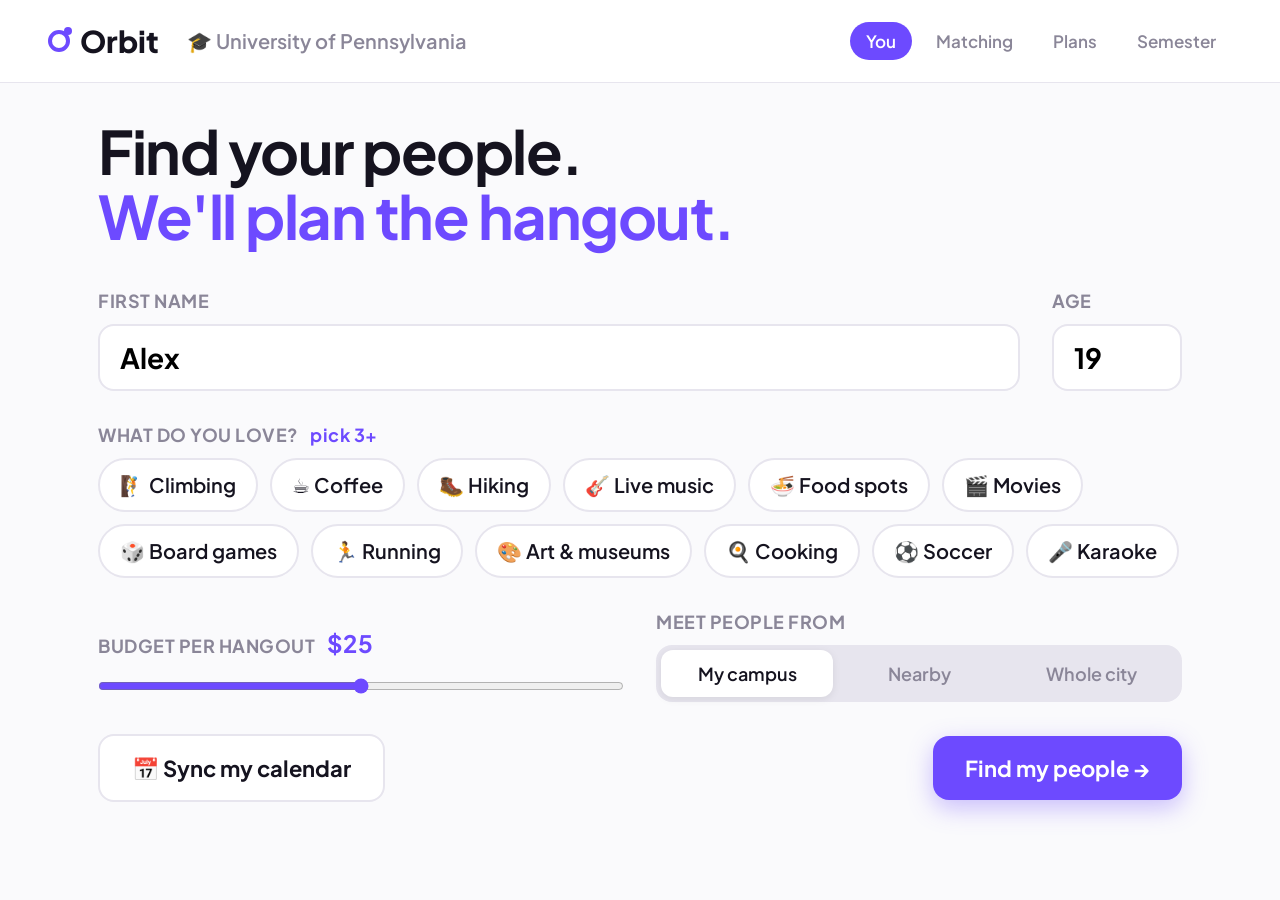
<file: app/index.html>
<!doctype html>
<html lang="en">
<head>
  <meta charset="utf-8">
  <meta name="viewport" content="width=device-width, initial-scale=1">
  <title>Orbit: find your people</title>
  <link rel="preconnect" href="https://fonts.googleapis.com">
  <link href="https://fonts.googleapis.com/css2?family=Plus+Jakarta+Sans:wght@400;600;700;800&display=swap" rel="stylesheet">
  <link rel="stylesheet" href="styles.css">
</head>
<body>
  <header class="topbar">
    <div class="logo"><span class="logo-dot"></span>Orbit</div>
    <div class="school">🎓 University of Pennsylvania</div>
    <ol class="steps" id="steps">
      <li class="active">You</li><li>Matching</li><li>Plans</li><li>Semester</li>
    </ol>
  </header>

  <main>
    <!-- 1. About you -->
    <section class="screen active" id="s-you">
      <h1>Find your people.<br><span class="accent">We'll plan the hangout.</span></h1>

      <div class="row">
        <label class="field grow">
          <span>First name</span>
          <input id="in-name" type="text" value="Alex" maxlength="16">
        </label>
        <label class="field">
          <span>Age</span>
          <input id="in-age" type="number" value="19" min="17" max="40">
        </label>
      </div>

      <div class="field">
        <span>What do you love? <em id="pick-count">pick 3+</em></span>
        <div class="chips" id="chips"></div>
      </div>

      <div class="row">
        <div class="field grow">
          <span>Budget per hangout <b class="accent" id="budget-out">$25</b></span>
          <input id="in-budget" type="range" min="0" max="50" step="5" value="25">
        </div>
        <div class="field grow">
          <span>Meet people from</span>
          <div class="seg" id="scope">
            <button data-v="campus" class="on">My campus</button>
            <button data-v="inter">Nearby</button>
            <button data-v="city">Whole city</button>
          </div>
        </div>
      </div>

      <div class="row bottom">
        <button class="btn ghost" id="sync">📅 Sync my calendar</button>
        <div class="free" id="free"></div>
        <button class="btn primary" id="go">Find my people →</button>
      </div>
    </section>

    <!-- 2. AI at work -->
    <section class="screen" id="s-match">
      <div class="match-wrap">
        <div class="orbit" id="orbit">
          <div class="me" id="me-bubble">A</div>
        </div>
        <ul class="log" id="log"></ul>
      </div>
    </section>

    <!-- 3. Plans -->
    <section class="screen" id="s-plans">
      <h2><span id="plans-name">Alex</span>, here are 3 plans with people like you.</h2>
      <div class="cards" id="cards"></div>
      <div class="next-row"><button class="btn primary hidden" id="to-semester">See my semester →</button></div>
    </section>

    <!-- 4. Semester -->
    <section class="screen" id="s-semester">
      <div class="big-compare">
        <div class="stat muted">
          <div class="stat-label">On your own</div>
          <div class="stat-num">1</div>
          <div class="stat-sub">new friend this semester</div>
        </div>
        <div class="arrow">→</div>
        <div class="stat">
          <div class="stat-label">With Orbit</div>
          <div class="stat-num accent" id="friends-num">6</div>
          <div class="stat-sub"><b id="meetups-num">24</b> hangouts together</div>
        </div>
      </div>

      <div class="slider-box">
        <span>Hangouts per month <b class="accent" id="freq-out">6</b></span>
        <input id="in-freq" type="range" min="1" max="12" value="6">
      </div>

      <div class="friends" id="friends"></div>
      <div class="next-row"><button class="btn ghost" id="restart">↺ Start over</button></div>
    </section>
  </main>

  <div id="confetti"></div>

  <script src="data.js"></script>
  <script src="app.js"></script>
</body>
</html>
</file>
<file: app/styles.css>
:root {
  --accent: #6D4AFF;
  --accent-soft: #EEE9FF;
  --ink: #15131F;
  --muted: #8A8698;
  --line: #E7E5EE;
  --bg: #FAFAFC;
  --card: #FFFFFF;
  --good: #1DB954;
}

* { box-sizing: border-box; margin: 0; padding: 0; }

body {
  font-family: "Plus Jakarta Sans", system-ui, sans-serif;
  background: var(--bg);
  color: var(--ink);
  font-size: 20px;
  min-height: 100vh;
}

button { font: inherit; cursor: pointer; border: none; background: none; color: inherit; }
.accent { color: var(--accent); }
.hidden { display: none !important; }

/* Top bar */
.topbar {
  display: flex; align-items: center; gap: 28px;
  padding: 22px 48px; border-bottom: 1px solid var(--line); background: var(--card);
}
.logo { font-weight: 800; font-size: 30px; display: flex; align-items: center; gap: 10px; }
.logo-dot { width: 22px; height: 22px; border-radius: 50%; border: 4px solid var(--accent); position: relative; }
.logo-dot::after { content: ""; position: absolute; width: 8px; height: 8px; background: var(--accent); border-radius: 50%; top: -7px; right: -6px; }
.school { color: var(--muted); font-weight: 600; }
.steps { margin-left: auto; display: flex; gap: 8px; list-style: none; }
.steps li { padding: 8px 16px; border-radius: 99px; color: var(--muted); font-weight: 600; font-size: 17px; }
.steps li.active { background: var(--accent); color: #fff; }
.steps li.done { color: var(--accent); }

main { max-width: 1180px; margin: 0 auto; padding: 36px 48px; }
.screen { display: none; animation: rise .45s ease; }
.screen.active { display: block; }
@keyframes rise { from { opacity: 0; transform: translateY(16px); } to { opacity: 1; transform: none; } }

h1 { font-size: 60px; line-height: 1.08; letter-spacing: -1.5px; margin-bottom: 40px; }
h2 { font-size: 40px; letter-spacing: -1px; margin-bottom: 32px; }

/* Form */
.row { display: flex; gap: 32px; margin-bottom: 32px; align-items: flex-end; }
.row.bottom { align-items: center; margin-top: 8px; }
.grow { flex: 1; }
.field { display: flex; flex-direction: column; gap: 12px; margin-bottom: 32px; }
.row .field { margin-bottom: 0; }
.field > span { font-weight: 700; font-size: 18px; color: var(--muted); text-transform: uppercase; letter-spacing: .5px; }
.field > span b { font-size: 24px; margin-left: 8px; }
.field em { font-style: normal; color: var(--accent); text-transform: none; margin-left: 8px; }
input[type=text], input[type=number] {
  font: inherit; font-size: 28px; font-weight: 700; padding: 14px 20px;
  border: 2px solid var(--line); border-radius: 16px; background: var(--card); width: 100%;
}
input[type=number] { width: 130px; }
input:focus { outline: none; border-color: var(--accent); }
input[type=range] { width: 100%; accent-color: var(--accent); height: 32px; }

.chips { display: flex; flex-wrap: wrap; gap: 12px; }
.chip {
  padding: 12px 20px; border: 2px solid var(--line); border-radius: 99px; background: var(--card);
  font-weight: 600; font-size: 20px; transition: all .15s;
}
.chip:hover { border-color: var(--accent); }
.chip.on { background: var(--accent); border-color: var(--accent); color: #fff; transform: scale(1.04); }

.seg { display: flex; background: var(--line); border-radius: 16px; padding: 5px; }
.seg button { flex: 1; padding: 12px 10px; border-radius: 12px; font-weight: 600; font-size: 18px; color: var(--muted); }
.seg button.on { background: var(--card); color: var(--ink); box-shadow: 0 2px 8px rgba(0,0,0,.08); }

.btn { padding: 18px 32px; border-radius: 16px; font-weight: 700; font-size: 22px; transition: transform .1s; }
.btn:active { transform: scale(.97); }
.btn.primary { background: var(--accent); color: #fff; box-shadow: 0 8px 24px rgba(109,74,255,.35); margin-left: auto; }
.btn.ghost { border: 2px solid var(--line); background: var(--card); }
.btn.synced { border-color: var(--good); color: var(--good); }
.free { display: flex; gap: 10px; }
.free span { background: var(--accent-soft); color: var(--accent); padding: 8px 14px; border-radius: 10px; font-weight: 700; font-size: 17px; animation: rise .3s ease both; }

/* Matching */
.match-wrap { display: flex; gap: 56px; align-items: center; min-height: 560px; }
.orbit { position: relative; width: 520px; height: 520px; flex-shrink: 0; }
.orbit::before, .orbit::after {
  content: ""; position: absolute; inset: 40px; border: 2px dashed var(--line); border-radius: 50%;
  animation: spin 30s linear infinite;
}
.orbit::after { inset: 140px; animation-duration: 18s; animation-direction: reverse; }
@keyframes spin { to { transform: rotate(360deg); } }
.me {
  position: absolute; left: 50%; top: 50%; width: 110px; height: 110px; margin: -55px 0 0 -55px;
  border-radius: 50%; background: var(--accent); color: #fff; font-size: 48px; font-weight: 800;
  display: grid; place-items: center; z-index: 3; box-shadow: 0 0 0 14px var(--accent-soft);
  animation: pulse 1.6s ease-in-out infinite;
}
@keyframes pulse { 50% { box-shadow: 0 0 0 26px rgba(109,74,255,.12); } }
.dot {
  position: absolute; width: 46px; height: 46px; margin: -23px 0 0 -23px; border-radius: 50%;
  display: grid; place-items: center; color: #fff; font-weight: 800; font-size: 17px;
  transition: left 1.1s cubic-bezier(.5,0,.2,1), top 1.1s cubic-bezier(.5,0,.2,1), opacity .6s, transform .6s;
  opacity: .9;
}
.dot.fade { opacity: .12; transform: scale(.6); }
.dot.pick { width: 64px; height: 64px; margin: -32px 0 0 -32px; font-size: 22px; z-index: 2; box-shadow: 0 0 0 5px #fff, 0 0 0 8px var(--accent); }
.log { list-style: none; flex: 1; }
.log li { font-size: 24px; font-weight: 600; padding: 14px 0; display: flex; gap: 16px; align-items: center; animation: rise .35s ease both; }
.log li .ic { width: 36px; height: 36px; border-radius: 50%; display: grid; place-items: center; font-size: 18px; flex-shrink: 0; background: var(--accent-soft); }
.log li.doing .ic { border: 3px solid var(--accent-soft); border-top-color: var(--accent); background: none; animation: spin .7s linear infinite; }
.log li.done .ic { background: var(--good); color: #fff; }
.log li.done { color: var(--muted); }
.log li.final { color: var(--accent); font-size: 32px; font-weight: 800; }
.log li.final .ic { background: var(--accent); color: #fff; }

/* Plan cards */
.cards { display: grid; grid-template-columns: repeat(3, 1fr); gap: 28px; }
.card {
  background: var(--card); border: 2px solid var(--line); border-radius: 28px; padding: 28px;
  display: flex; flex-direction: column; gap: 18px; transition: all .3s; animation: rise .5s ease both;
}
.card:nth-child(2) { animation-delay: .1s; } .card:nth-child(3) { animation-delay: .2s; }
.card.passed { opacity: .35; transform: scale(.96); }
.card.booked { border-color: var(--accent); box-shadow: 0 16px 40px rgba(109,74,255,.18); }
.card-top { display: flex; justify-content: space-between; align-items: flex-start; }
.act-emoji { font-size: 64px; line-height: 1; }
.score { background: var(--accent-soft); color: var(--accent); font-weight: 800; font-size: 22px; padding: 8px 14px; border-radius: 12px; }
.act-title { font-size: 28px; font-weight: 800; line-height: 1.15; }
.act-venue { color: var(--muted); font-size: 18px; margin-top: 4px; }
.meta { display: flex; gap: 10px; flex-wrap: wrap; }
.meta span { background: var(--bg); border-radius: 10px; padding: 8px 12px; font-weight: 700; font-size: 18px; }
.people { display: flex; flex-direction: column; gap: 12px; }
.person { display: flex; align-items: center; gap: 12px; }
.av { width: 48px; height: 48px; border-radius: 50%; color: #fff; font-weight: 800; display: grid; place-items: center; font-size: 18px; flex-shrink: 0; }
.p-name { font-weight: 700; font-size: 19px; }
.p-sub { color: var(--muted); font-size: 15px; }
.p-status { margin-left: auto; font-size: 22px; }
.card-actions { display: flex; gap: 12px; margin-top: auto; }
.card-actions .btn { flex: 1; padding: 16px; font-size: 20px; }
.card-actions .btn.primary { margin-left: 0; }
.booked-box { background: var(--accent); color: #fff; border-radius: 18px; padding: 18px; font-weight: 700; font-size: 20px; text-align: center; animation: rise .4s ease; }
.booked-box small { display: block; font-weight: 500; opacity: .85; font-size: 16px; margin-top: 4px; }
.waiting { text-align: center; color: var(--muted); font-weight: 700; padding: 16px; }
.next-row { display: flex; justify-content: flex-end; margin-top: 36px; }

/* Semester */
.big-compare { display: flex; align-items: center; justify-content: center; gap: 56px; margin: 0 0 20px; }
.stat { text-align: center; }
.stat-label { font-size: 22px; font-weight: 700; text-transform: uppercase; letter-spacing: 1px; color: var(--muted); }
.stat-num { font-size: 150px; font-weight: 800; line-height: 1; letter-spacing: -6px; transition: transform .2s; }
.stat-num.bump { transform: scale(1.08); }
.stat.muted .stat-num { color: #CFCCD8; }
.stat-sub { font-size: 22px; color: var(--muted); font-weight: 600; }
.arrow { font-size: 80px; color: var(--line); font-weight: 800; }
.slider-box { max-width: 620px; margin: 0 auto 28px; display: flex; flex-direction: column; gap: 10px; font-weight: 700; font-size: 22px; text-align: center; }
.slider-box b { font-size: 30px; margin-left: 8px; }
.friends { display: grid; grid-template-columns: repeat(auto-fill, minmax(320px, 1fr)); gap: 14px; }
.friend { background: var(--card); border: 2px solid var(--line); border-radius: 20px; padding: 18px; display: flex; gap: 14px; align-items: center; animation: rise .4s ease both; }
.friend .info { flex: 1; }
.bar { height: 10px; background: var(--line); border-radius: 99px; margin: 8px 0 6px; overflow: hidden; }
.bar i { display: block; height: 100%; background: var(--accent); border-radius: 99px; transition: width .5s ease; }
.friend .next { font-size: 15px; color: var(--muted); font-weight: 600; }

#confetti { position: fixed; inset: 0; pointer-events: none; overflow: hidden; z-index: 50; }
#confetti i { position: absolute; top: -20px; width: 12px; height: 18px; border-radius: 3px; animation: fall 1.8s ease-in forwards; }
@keyframes fall { to { transform: translateY(110vh) rotate(720deg); } }

@media (max-width: 900px) {
  main { padding: 24px 16px; }
  .topbar { padding: 16px; flex-wrap: wrap; gap: 12px; }
  .steps { display: none; }
  h1 { font-size: 40px; }
  .row { flex-direction: column; align-items: stretch; }
  .cards { grid-template-columns: 1fr; }
  .match-wrap { flex-direction: column; }
  .orbit { width: 340px; height: 340px; }
  .stat-num { font-size: 110px; }
  .big-compare { gap: 20px; }
}

/* Pick who's in */
.pick-hint { color: var(--muted); font-weight: 700; font-size: 15px; text-transform: uppercase; letter-spacing: .5px; margin-bottom: -6px; }
.person { cursor: pointer; padding: 8px 10px; margin: 0 -10px; border-radius: 14px; border: 2px solid transparent; transition: all .15s; opacity: .45; }
.person:hover { border-color: var(--line); }
.person.sel { opacity: 1; background: var(--accent-soft); }
.tick { width: 30px; height: 30px; border-radius: 50%; border: 2px solid var(--line); display: grid; place-items: center; font-size: 16px; font-weight: 800; color: transparent; background: var(--card); }
.person.sel .tick { background: var(--accent); border-color: var(--accent); color: #fff; }
.sending .person { cursor: default; }
.btn:disabled { opacity: .4; cursor: not-allowed; }
</file>
